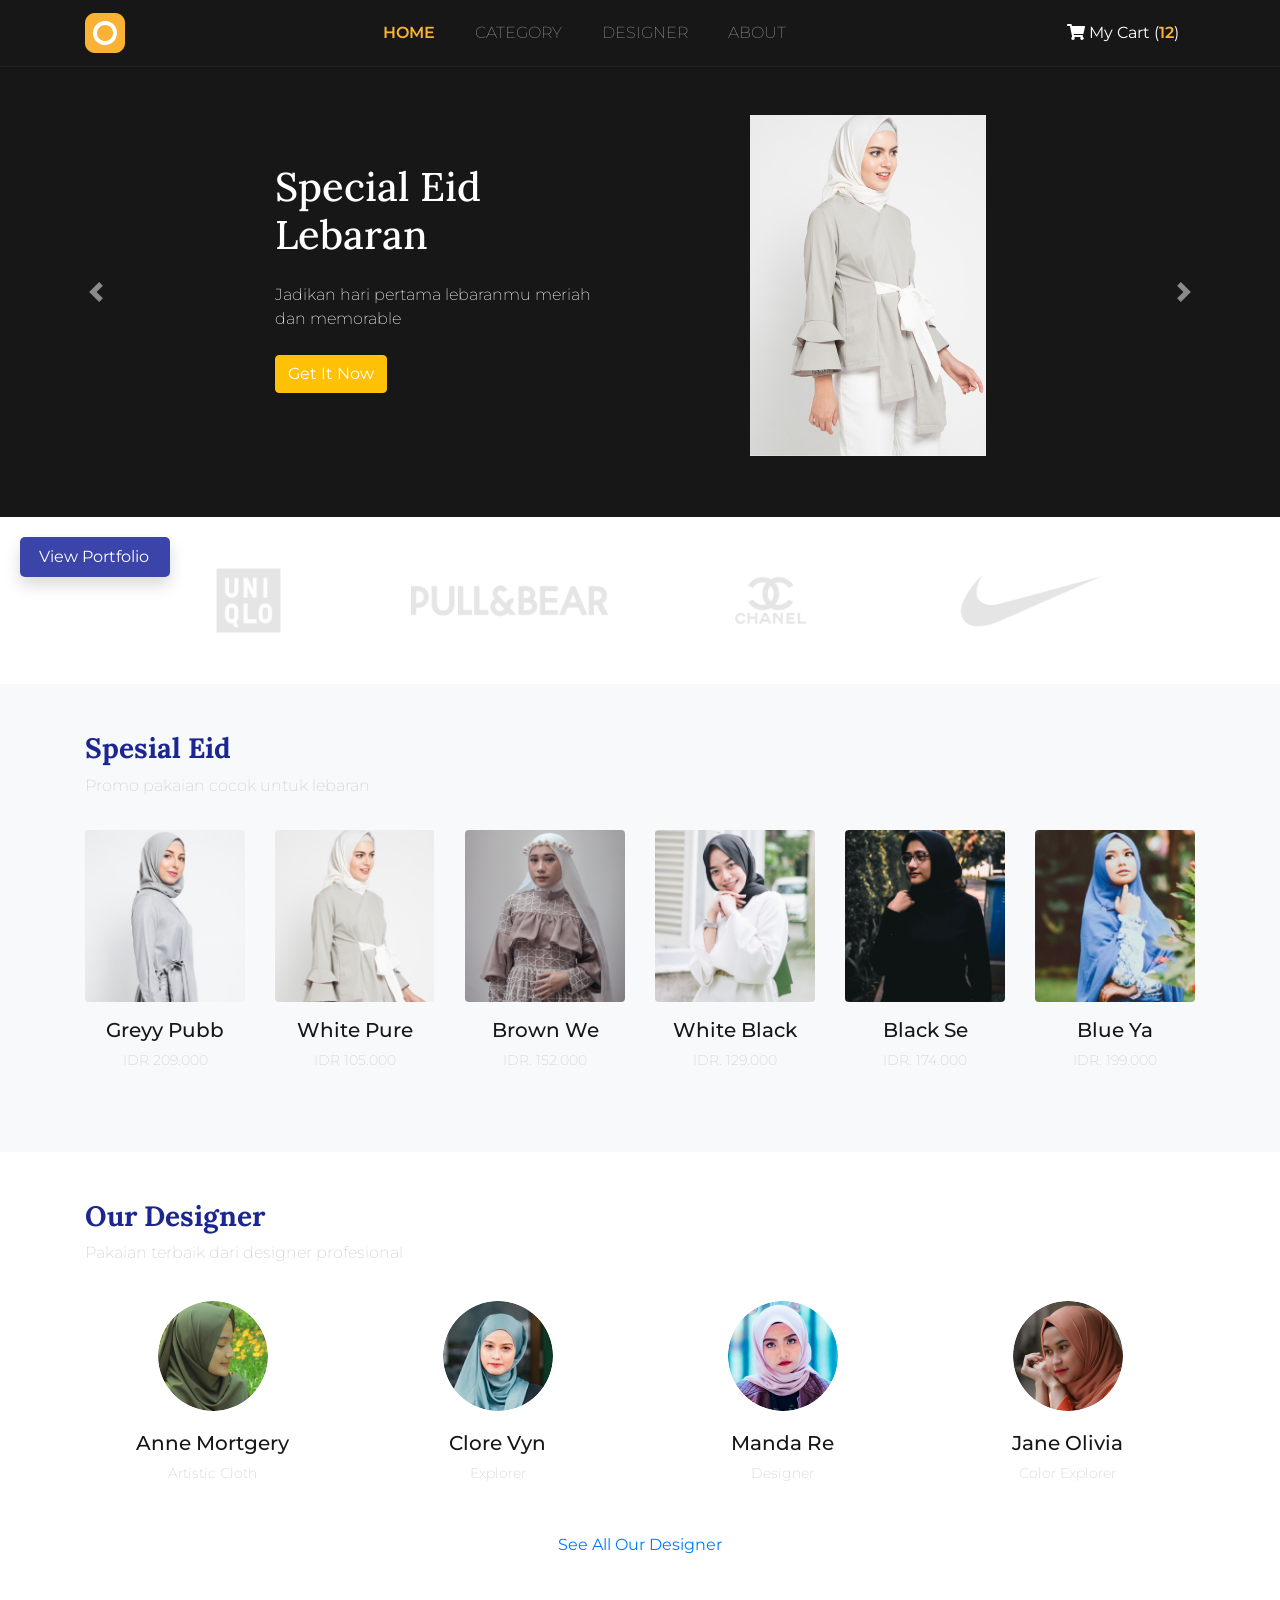
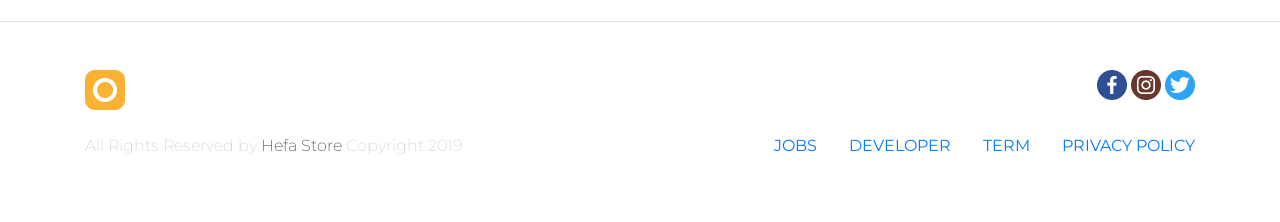
<file: index.html>
<!DOCTYPE html>
<html lang="en">
  <head>
    <!-- Required meta tags -->
    <meta charset="utf-8" />
    <meta name="viewport" content="width=device-width, initial-scale=1, shrink-to-fit=no" />

    <!-- Bootstrap CSS -->
    <link rel="stylesheet" href="css/bootstrap.css" />

    <!-- Font Awesome -->
    <link rel="stylesheet" href="css/all.css" />

    <!-- Google Fonts -->
    <link href="https://fonts.googleapis.com/css2?family=Lora:wght@400;700&family=Montserrat:wght@200;400;600&display=swap" rel="stylesheet" />

    <!-- Custom CSS -->
    <link rel="stylesheet" href="css/style.css" />

    <title>Hefa Store | ANH</title>
  </head>

  <body>
    <!-- Navbar -->
    <nav class="navbar navbar-expand-lg navbar-dark sticky-top">
      <div class="container">
        <a class="navbar-brand" href="#">
          <img src="img/logo_small.png" alt="" />
        </a>
        <button class="navbar-toggler" type="button" data-toggle="collapse" data-target="#navbarNav" aria-controls="navbarNav" aria-expanded="false" aria-label="Toggle navigation">
          <span class="navbar-toggler-icon"></span>
        </button>
        <div class="collapse navbar-collapse" id="navbarNav">
          <ul class="navbar-nav text-uppercase mx-auto">
            <li class="nav-item active">
              <a class="nav-link" href="index.html">Home <span class="sr-only">(current)</span></a>
            </li>
            <li class="nav-item">
              <a class="nav-link" href="category.html">Category</a>
            </li>
            <li class="nav-item">
              <a class="nav-link" href="#">Designer</a>
            </li>
            <li class="nav-item">
              <a class="nav-link" href="#">About</a>
            </li>
          </ul>
          <a href="cart.html" class="nav-link text-white"><i class="fas fa-shopping-cart"></i> My Cart (<span>12</span>)</a>
        </div>
      </div>
    </nav>
    <!-- Akhir Navbar -->

    <!-- Portfolio -->
    <div class="portfolio position-fixed shadow">
      <a href="https://alimnh.github.io/" class="d-flex align-items-center">View Portfolio</a>
    </div>

    <!-- Carousel -->
    <div id="carouselExampleControls" class="carousel slide" data-ride="carousel">
      <div class="carousel-inner">
        <div class="container">
          <div class="carousel-item active">
            <div class="row pt-5 justify-content-center">
              <div class="col-9 col-sm-4 col-md-6 col-lg-4">
                <h1 class="mb-4 mt-5">Special Eid Lebaran</h1>
                <p class="mb-4">Jadikan hari pertama lebaranmu meriah dan memorable</p>
                <a href="single.html" class="btn btn-warning text-white">Get It Now</a>
              </div>
              <div class="col-3 col-sm-6 col-md-4 col-lg-3 offset-1 d-none d-sm-block">
                <img src="img/slideshow/p1.png" alt="" />
              </div>
            </div>
          </div>
          <div class="carousel-item">
            <div class="row pt-5 justify-content-center">
              <div class="col-9 col-sm-4 col-md-6 col-lg-4">
                <h1 class="mb-4 mt-5">Special Eid Lebaran</h1>
                <p class="mb-4">Jadikan hari pertama lebaranmu meriah dan memorable</p>
                <a href="single.html" class="btn btn-warning text-white">Get It Now</a>
              </div>
              <div class="col-3 col-sm-6 col-md-4 col-lg-3 offset-1 d-none d-sm-block">
                <img src="img/slideshow/p2.png" alt="" />
              </div>
            </div>
          </div>
          <div class="carousel-item">
            <div class="row pt-5 justify-content-center">
              <div class="col-9 col-sm-4 col-md-6 col-lg-4">
                <h1 class="mb-4 mt-5">Special Eid Lebaran</h1>
                <p class="mb-4">Jadikan hari pertama lebaranmu meriah dan memorable</p>
                <a href="single.html" class="btn btn-warning text-white">Get It Now</a>
              </div>
              <div class="col-3 col-sm-6 col-md-4 col-lg-3 offset-1 d-none d-sm-block">
                <img src="img/slideshow/p3.png" alt="" />
              </div>
            </div>
          </div>
        </div>
      </div>
      <a class="carousel-control-prev" href="#carouselExampleControls" role="button" data-slide="prev">
        <span class="carousel-control-prev-icon" aria-hidden="true"></span>
        <span class="sr-only">Previous</span>
      </a>
      <a class="carousel-control-next" href="#carouselExampleControls" role="button" data-slide="next">
        <span class="carousel-control-next-icon" aria-hidden="true"></span>
        <span class="sr-only">Next</span>
      </a>
    </div>
    <!-- Akhir Carousel -->

    <!-- Brands -->
    <section class="brands">
      <div class="container">
        <div class="row p-5 text-center">
          <div class="col-md">
            <img src="img/brand/uniqlo.png" class="img-fluid" alt="" />
          </div>
          <div class="col-md">
            <img src="img/brand/pnb.png" class="img-fluid" alt="" />
          </div>
          <div class="col-md">
            <img src="img/brand/cc.png" class="img-fluid" alt="" />
          </div>
          <div class="col-md">
            <img src="img/brand/nike.png" class="img-fluid" alt="" />
          </div>
        </div>
      </div>
    </section>
    <!-- Akhir Brands -->

    <!-- Features -->
    <section class="features bg-light p-5">
      <div class="container">
        <div class="row mb-3">
          <div class="col">
            <h3>Spesial Eid</h3>
            <p>Promo pakaian cocok untuk lebaran</p>
          </div>
        </div>

        <div class="row">
          <div class="col-6 col-sm-4 col-md-3 col-lg-2">
            <figure class="figure text-center">
              <div class="figure-img kotak">
                <img src="img/feature/f1.png" class="figure-img img-fluid rounded" alt="..." />
                <a href="single.html" class="d-flex justify-content-center">
                  <img src="img/detail.png" alt="" class="align-self-center" />
                </a>
              </div>
              <figcaption class="figure-caption">
                <h5>Greyy Pubb</h5>
                <p>IDR 209.000</p>
              </figcaption>
            </figure>
          </div>

          <div class="col-6 col-sm-4 col-md-3 col-lg-2">
            <figure class="figure text-center">
              <div class="figure-img kotak">
                <img src="img/feature/f2.png" class="figure-img img-fluid rounded" alt="..." />
                <a href="single.html" class="d-flex justify-content-center">
                  <img src="img/detail.png" alt="" class="align-self-center" />
                </a>
              </div>
              <figcaption class="figure-caption">
                <h5>White Pure</h5>
                <p>IDR 105.000</p>
              </figcaption>
            </figure>
          </div>

          <div class="col-6 col-sm-4 col-md-3 col-lg-2">
            <figure class="figure text-center">
              <div class="figure-img kotak">
                <img src="img/feature/f3.png" class="figure-img img-fluid rounded" alt="..." />
                <a href="single.html" class="d-flex justify-content-center">
                  <img src="img/detail.png" alt="" class="align-self-center" />
                </a>
              </div>
              <figcaption class="figure-caption">
                <h5>Brown We</h5>
                <p>IDR. 152.000</p>
              </figcaption>
            </figure>
          </div>

          <div class="col-6 col-sm-4 col-md-3 col-lg-2">
            <figure class="figure text-center">
              <div class="figure-img kotak">
                <img src="img/feature/f4.png" class="figure-img img-fluid rounded" alt="..." />
                <a href="single.html" class="d-flex justify-content-center">
                  <img src="img/detail.png" alt="" class="align-self-center" />
                </a>
              </div>
              <figcaption class="figure-caption">
                <h5>White Black</h5>
                <p>IDR. 129.000</p>
              </figcaption>
            </figure>
          </div>

          <div class="col-6 col-sm-4 col-md-3 col-lg-2">
            <figure class="figure text-center">
              <div class="figure-img kotak">
                <img src="img/feature/f5.png" class="figure-img img-fluid rounded" alt="..." />
                <a href="single.html" class="d-flex justify-content-center">
                  <img src="img/detail.png" alt="" class="align-self-center" />
                </a>
              </div>
              <figcaption class="figure-caption">
                <h5>Black Se</h5>
                <p>IDR. 174.000</p>
              </figcaption>
            </figure>
          </div>

          <div class="col-6 col-sm-4 col-md-3 col-lg-2">
            <figure class="figure text-center">
              <div class="figure-img kotak">
                <img src="img/feature/f6.png" class="figure-img img-fluid rounded" alt="..." />
                <a href="single.html" class="d-flex justify-content-center">
                  <img src="img/detail.png" alt="" class="align-self-center" />
                </a>
              </div>
              <figcaption class="figure-caption">
                <h5>Blue Ya</h5>
                <p>IDR. 199.000</p>
              </figcaption>
            </figure>
          </div>
        </div>
      </div>
    </section>
    <!-- Akhir Features -->

    <!-- Designer -->
    <section class="designer p-5">
      <div class="container">
        <div class="row mb-3">
          <div class="col">
            <h3>Our Designer</h3>
            <p>Pakaian terbaik dari designer profesional</p>
          </div>
        </div>

        <div class="row">
          <div class="col-6 col-sm-3 text-center">
            <figure class="figure text-center">
              <div class="figure-img">
                <a href="">
                  <img src="img/designer/d1.png" class="figure-img img-fluid rounded-circle p-1 lingkar" alt="..." />
                </a>
              </div>
              <figcaption class="figure-caption">
                <h5>Anne Mortgery</h5>
                <p>Artistic Cloth</p>
              </figcaption>
            </figure>
          </div>

          <div class="col-6 col-sm-3 text-center">
            <figure class="figure text-center">
              <div class="figure-img">
                <a href="">
                  <img src="img/designer/d2.png" class="figure-img img-fluid rounded-circle p-1 lingkar" alt="..." />
                </a>
              </div>
              <figcaption class="figure-caption">
                <h5>Clore Vyn</h5>
                <p>Explorer</p>
              </figcaption>
            </figure>
          </div>

          <div class="col-6 col-sm-3 text-center">
            <figure class="figure text-center">
              <div class="figure-img">
                <a href="">
                  <img src="img/designer/d3.png" class="figure-img img-fluid rounded-circle p-1 lingkar" alt="..." />
                </a>
              </div>
              <figcaption class="figure-caption">
                <h5>Manda Re</h5>
                <p>Designer</p>
              </figcaption>
            </figure>
          </div>

          <div class="col-6 col-sm-3 text-center">
            <figure class="figure text-center">
              <div class="figure-img">
                <a href="">
                  <img src="img/designer/d4.png" class="figure-img img-fluid rounded-circle p-1 lingkar" alt="..." />
                </a>
              </div>
              <figcaption class="figure-caption">
                <h5>Jane Olivia</h5>
                <p>Color Explorer</p>
              </figcaption>
            </figure>
          </div>
        </div>

        <div class="row m-3">
          <div class="col text-center">
            <a href="">See All Our Designer</a>
          </div>
        </div>
      </div>
    </section>
    <!-- Akhir Designer -->

    <!-- Footer -->
    <footer class="border-top p-5">
      <div class="container">
        <div class="row justify-content-between">
          <div class="col-1">
            <a href="">
              <img src="img/logo_small.png" alt="" />
            </a>
          </div>
          <div class="col-7 text-right">
            <a href="">
              <img src="img/social/fb.png" alt="" />
            </a>
            <a href="">
              <img src="img/social/ig.png" alt="" />
            </a>
            <a href="">
              <img src="img/social/twit.png" alt="" />
            </a>
          </div>
        </div>

        <div class="row mt-3 justify-content-between">
          <div class="col-5 pt-2">
            <p>All Rights Reserved by <a href="" class="text-dark">Hefa Store</a> Copyright 2019</p>
          </div>

          <div class="col-5 pt-0 mt-0">
            <nav class="nav justify-content-end mt-0 pt-0">
              <a class="nav-link active" href="#">JOBS</a>
              <a class="nav-link" href="#">DEVELOPER</a>
              <a class="nav-link" href="#">TERM</a>
              <a class="nav-link pr-0" href="#">PRIVACY POLICY</a>
            </nav>
          </div>
        </div>
      </div>
    </footer>
    <!-- Akhir Footer -->

    <!-- Optional JavaScript; choose one of the two! -->

    <!-- Option 1: jQuery and Bootstrap Bundle (includes Popper) -->
    <script src="js/jquery-3.5.1.min.js"></script>
    <script src="js/popper.min.js"></script>
    <script src="js/bootstrap.js"></script>
    <script src="js/all.js"></script>
  </body>
</html>
</file>
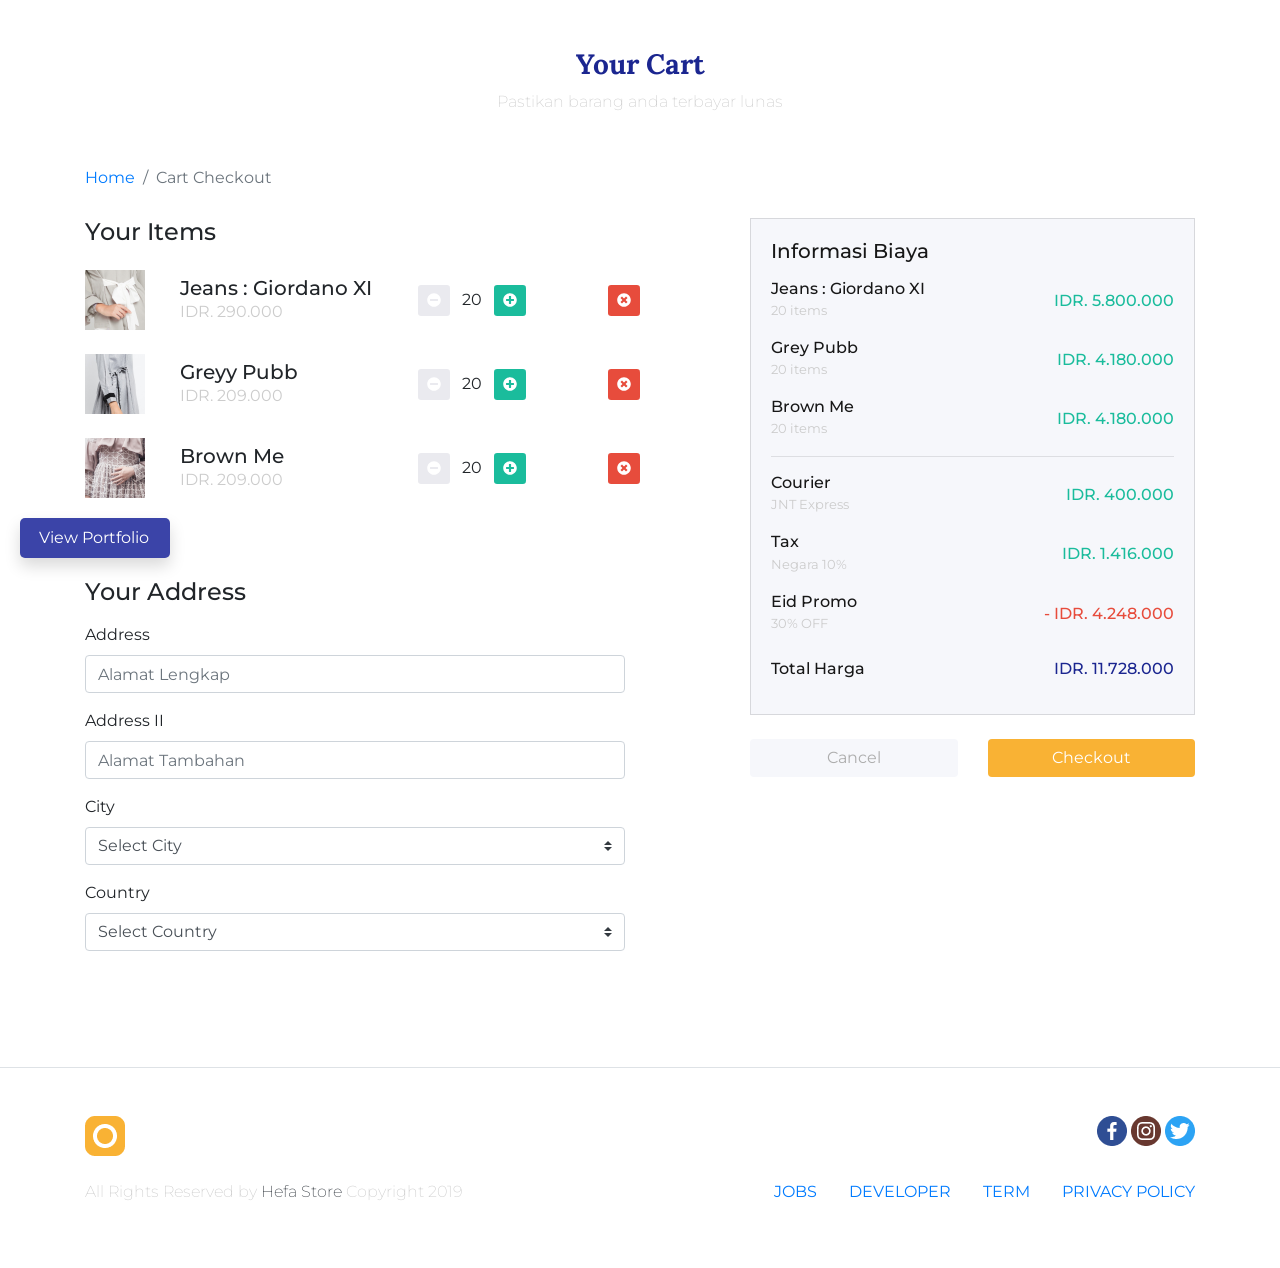
<file: cart.html>
<!DOCTYPE html>
<html lang="en">
  <head>
    <!-- Required meta tags -->
    <meta charset="utf-8" />
    <meta name="viewport" content="width=device-width, initial-scale=1, shrink-to-fit=no" />

    <!-- Bootstrap CSS -->
    <link rel="stylesheet" href="css/bootstrap.css" />

    <!-- Font Awesome -->
    <link rel="stylesheet" href="css/all.css" />

    <!-- Google Fonts -->
    <link href="https://fonts.googleapis.com/css2?family=Lora:wght@400;700&family=Montserrat:wght@200;400;600&display=swap" rel="stylesheet" />

    <!-- Custom CSS -->
    <link rel="stylesheet" href="css/style.css" />

    <title>Hefa Store | ANH</title>
  </head>

  <body>
    <!-- Portfolio -->
    <div class="portfolio position-fixed shadow">
      <a href="https://alimnh.github.io/" class="d-flex align-items-center">View Portfolio</a>
    </div>

    <div class="container cart-header">
      <div class="row mt-5 mb-3 text-center">
        <div class="col">
          <h3>Your Cart</h3>
          <p>Pastikan barang anda terbayar lunas</p>
        </div>
      </div>
    </div>

    <!-- Breadcrumb -->
    <div class="container mt-4">
      <nav>
        <ol class="breadcrumb bg-transparent pl-0">
          <li class="breadcrumb-item"><a href="index.html">Home</a></li>
          <li class="breadcrumb-item active" aria-current="page">Cart Checkout</li>
        </ol>
      </nav>
    </div>
    <!-- Akhir Breadcrumb -->

    <!-- Checkout -->
    <section class="checkout">
      <div class="container">
        <div class="row justify-content-between" style="margin-bottom: 100px">
          <div class="col-lg-6">
            <h4 class="mb-4">Your Items</h4>
            <div class="row mb-4 d-flex">
              <div class="col-2">
                <img src="img/cart/ci1.png" alt="" />
              </div>
              <div class="col-5 align-self-center">
                <h5 class="m-0">Jeans : Giordano XI</h5>
                <p class="m-0" style="color: #cccccc">IDR. 290.000</p>
              </div>
              <div class="col-4 align-self-center">
                <button class="btn btn-sm" style="background-color: #eaeaef; color: white">
                  <i class="fas fa-minus-circle"></i>
                </button>
                <span class="mx-2">20</span>
                <button class="btn btn-sm" style="background-color: #1abc9c; color: white">
                  <i class="fas fa-plus-circle"></i>
                </button>
              </div>
              <div class="col-1 align-self-center">
                <button class="btn btn-sm" style="background-color: #e74c3c; color: white">
                  <i class="fas fa-times-circle"></i>
                </button>
              </div>
            </div>

            <div class="row mb-4">
              <div class="col-2">
                <img src="img/cart/ci3.png" alt="" />
              </div>
              <div class="col-5 align-self-center">
                <h5 class="m-0">Greyy Pubb</h5>
                <p class="m-0" style="color: #cccccc">IDR. 209.000</p>
              </div>
              <div class="col-4 align-self-center">
                <button class="btn btn-sm" style="background-color: #eaeaef; color: white">
                  <i class="fas fa-minus-circle"></i>
                </button>
                <span class="mx-2">20</span>
                <button class="btn btn-sm" style="background-color: #1abc9c; color: white">
                  <i class="fas fa-plus-circle"></i>
                </button>
              </div>
              <div class="col-1 align-self-center">
                <button class="btn btn-sm" style="background-color: #e74c3c; color: white">
                  <i class="fas fa-times-circle"></i>
                </button>
              </div>
            </div>
            <div class="row mb-4">
              <div class="col-2">
                <img src="img/cart/ci2.png" alt="" />
              </div>
              <div class="col-5 align-self-center">
                <h5 class="m-0">Brown Me</h5>
                <p class="m-0" style="color: #cccccc">IDR. 209.000</p>
              </div>
              <div class="col-4 align-self-center">
                <button class="btn btn-sm" style="background-color: #eaeaef; color: white">
                  <i class="fas fa-minus-circle"></i>
                </button>
                <span class="mx-2">20</span>
                <button class="btn btn-sm" style="background-color: #1abc9c; color: white">
                  <i class="fas fa-plus-circle"></i>
                </button>
              </div>
              <div class="col-1 align-self-center">
                <button class="btn btn-sm" style="background-color: #e74c3c; color: white">
                  <i class="fas fa-times-circle"></i>
                </button>
              </div>
            </div>

            <h4 class="mb-3" style="margin-top: 80px">Your Address</h4>
            <form action="">
              <div class="form-group">
                <label for="address">Address</label>
                <input type="text" class="form-control" id="address" placeholder="Alamat Lengkap" />
              </div>
              <div class="form-group">
                <label for="addressii">Address II</label>
                <input type="text" class="form-control" id="addressii" placeholder="Alamat Tambahan" />
              </div>
              <div class="form-group">
                <label for="city">City</label>
                <select class="custom-select">
                  <option selected>Select City</option>
                  <option value="1">Jember</option>
                  <option value="2">Bondowoso</option>
                  <option value="3">Banyuwangi</option>
                </select>
              </div>
              <div class="form-group">
                <label for="country">Country</label>
                <select class="custom-select">
                  <option selected>Select Country</option>
                  <option value="1">Indonesia</option>
                  <option value="2">Singapura</option>
                  <option value="3">Malaysia</option>
                </select>
              </div>
            </form>
          </div>

          <div class="col-lg-5">
            <div class="card rounded-0 checkout-detail">
              <div class="card-body">
                <h5 class="card-title mb-3">Informasi Biaya</h5>
                <div class="row mb-3">
                  <div class="col">
                    <h6 class="m-0">Jeans : Giordano XI</h6>
                    <small style="color: #cccccc">20 items</small>
                  </div>
                  <div class="col d-flex justify-content-end">
                    <h6 class="m-0 align-self-center" style="color: #1abc9c">IDR. 5.800.000</h6>
                  </div>
                </div>

                <div class="row mb-3">
                  <div class="col">
                    <h6 class="m-0">Grey Pubb</h6>
                    <small style="color: #cccccc">20 items</small>
                  </div>
                  <div class="col d-flex justify-content-end">
                    <h6 class="m-0 align-self-center" style="color: #1abc9c">IDR. 4.180.000</h6>
                  </div>
                </div>

                <div class="row mb-3">
                  <div class="col">
                    <h6 class="m-0">Brown Me</h6>
                    <small style="color: #cccccc">20 items</small>
                  </div>
                  <div class="col d-flex justify-content-end">
                    <h6 class="m-0 align-self-center" style="color: #1abc9c">IDR. 4.180.000</h6>
                  </div>
                </div>

                <hr />

                <div class="row mb-3">
                  <div class="col">
                    <h6 class="m-0">Courier</h6>
                    <small style="color: #cccccc">JNT Express</small>
                  </div>
                  <div class="col d-flex justify-content-end">
                    <h6 class="m-0 align-self-center" style="color: #1abc9c">IDR. 400.000</h6>
                  </div>
                </div>

                <div class="row mb-3">
                  <div class="col">
                    <h6 class="m-0">Tax</h6>
                    <small style="color: #cccccc">Negara 10%</small>
                  </div>
                  <div class="col d-flex justify-content-end">
                    <h6 class="m-0 align-self-center" style="color: #1abc9c">IDR. 1.416.000</h6>
                  </div>
                </div>

                <div class="row mb-3">
                  <div class="col">
                    <h6 class="m-0">Eid Promo</h6>
                    <small style="color: #cccccc">30% OFF</small>
                  </div>
                  <div class="col d-flex justify-content-end">
                    <h6 class="m-0 align-self-center" style="color: #e74c3c">- IDR. 4.248.000</h6>
                  </div>
                </div>

                <div class="row mb-3 mt-4">
                  <div class="col">
                    <h6 class="m-0">Total Harga</h6>
                  </div>
                  <div class="col d-flex justify-content-end">
                    <h6 class="m-0 align-self-center" style="color: #1b2690">IDR. 11.728.000</h6>
                  </div>
                </div>
              </div>
            </div>

            <div class="row mt-4">
              <div class="col">
                <a href="single.html" class="btn btn-block" style="background-color: #f6f7fb; color: #adadad">Cancel</a>
              </div>
              <div class="col">
                <a href="success-checkout.html" class="btn btn-block" style="background-color: #f9b234; color: #fff">Checkout</a>
              </div>
            </div>
          </div>
        </div>
      </div>
    </section>
    <!-- Akhir Checkout -->

    <!-- Footer -->
    <footer class="border-top p-5">
      <div class="container">
        <div class="row justify-content-between">
          <div class="col-1">
            <a href="">
              <img src="img/logo_small.png" alt="" />
            </a>
          </div>
          <div class="col-7 text-right">
            <a href="">
              <img src="img/social/fb.png" alt="" />
            </a>
            <a href="">
              <img src="img/social/ig.png" alt="" />
            </a>
            <a href="">
              <img src="img/social/twit.png" alt="" />
            </a>
          </div>
        </div>

        <div class="row mt-3 justify-content-between">
          <div class="col-5 pt-2">
            <p>All Rights Reserved by <a href="" class="text-dark">Hefa Store</a> Copyright 2019</p>
          </div>

          <div class="col-5 pt-0 mt-0">
            <nav class="nav justify-content-end mt-0 pt-0">
              <a class="nav-link active" href="#">JOBS</a>
              <a class="nav-link" href="#">DEVELOPER</a>
              <a class="nav-link" href="#">TERM</a>
              <a class="nav-link pr-0" href="#">PRIVACY POLICY</a>
            </nav>
          </div>
        </div>
      </div>
    </footer>
    <!-- Akhir Footer -->

    <!-- Optional JavaScript; choose one of the two! -->

    <!-- Option 1: jQuery and Bootstrap Bundle (includes Popper) -->
    <script src="js/jquery-3.5.1.min.js"></script>
    <script src="js/popper.min.js"></script>
    <script src="js/bootstrap.js"></script>
    <script src="js/all.js"></script>
    <script src="js/script.js"></script>
  </body>
</html>
</file>
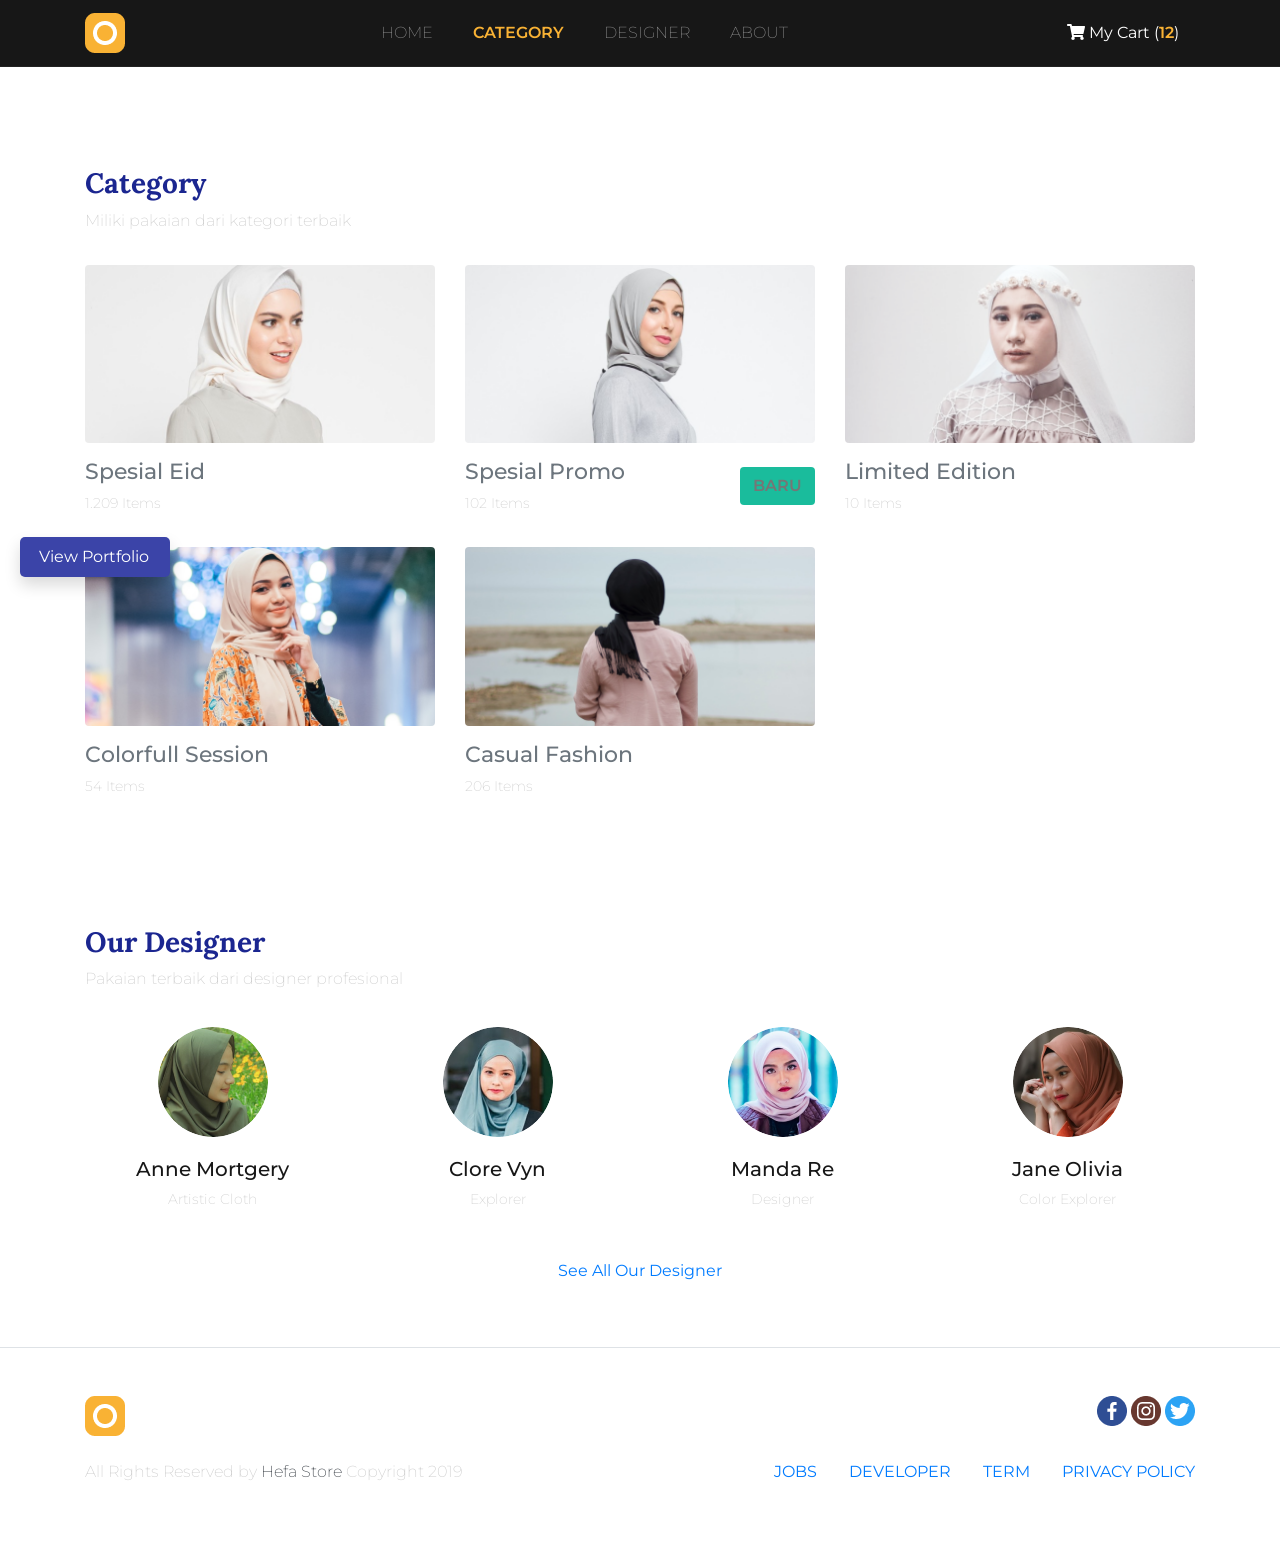
<file: category.html>
<!DOCTYPE html>
<html lang="en">
  <head>
    <!-- Required meta tags -->
    <meta charset="utf-8" />
    <meta name="viewport" content="width=device-width, initial-scale=1, shrink-to-fit=no" />

    <!-- Bootstrap CSS -->
    <link rel="stylesheet" href="css/bootstrap.css" />

    <!-- Font Awesome -->
    <link rel="stylesheet" href="css/all.css" />

    <!-- Google Fonts -->
    <link href="https://fonts.googleapis.com/css2?family=Lora:wght@400;700&family=Montserrat:wght@200;400;600&display=swap" rel="stylesheet" />

    <!-- Custom CSS -->
    <link rel="stylesheet" href="css/style.css" />

    <title>Hefa Store | ANH</title>
  </head>

  <body>
    <!-- Navbar -->
    <nav class="navbar navbar-expand-lg navbar-dark sticky-top">
      <div class="container">
        <a class="navbar-brand" href="#">
          <img src="img/logo_small.png" alt="" />
        </a>
        <button class="navbar-toggler" type="button" data-toggle="collapse" data-target="#navbarNav" aria-controls="navbarNav" aria-expanded="false" aria-label="Toggle navigation">
          <span class="navbar-toggler-icon"></span>
        </button>
        <div class="collapse navbar-collapse" id="navbarNav">
          <ul class="navbar-nav text-uppercase mx-auto">
            <li class="nav-item">
              <a class="nav-link" href="index.html">Home <span class="sr-only">(current)</span></a>
            </li>
            <li class="nav-item active">
              <a class="nav-link" href="category.html">Category</a>
            </li>
            <li class="nav-item">
              <a class="nav-link" href="#">Designer</a>
            </li>
            <li class="nav-item">
              <a class="nav-link" href="#">About</a>
            </li>
          </ul>
          <a href="cart.html" class="nav-link text-white"><i class="fas fa-shopping-cart"></i> My Cart (<span>12</span>)</a>
        </div>
      </div>
    </nav>
    <!-- Akhir Navbar -->

    <!-- Portfolio -->
    <div class="portfolio position-fixed shadow">
      <a href="https://alimnh.github.io/" class="d-flex align-items-center">View Portfolio</a>
    </div>

    <!-- Category -->
    <section class="category">
      <div class="container">
        <div class="row mb-3">
          <div class="col">
            <h3>Category</h3>
            <p>Miliki pakaian dari kategori terbaik</p>
          </div>
        </div>

        <div class="row">
          <div class="col-md-4 col-sm-6">
            <figure class="figure">
              <div class="figure-img kotak">
                <img src="img/category/cb1.png" class="figure-img img-fluid rounded" alt="..." />
                <a href="" class="d-flex justify-content-center">
                  <img src="img/detail.png" alt="" class="align-self-center" />
                </a>
              </div>
              <figcaption class="figure-caption">
                <div class="row">
                  <div class="col">
                    <h4 style="font-size: 22px">Spesial Eid</h4>
                    <p>1.209 Items</p>
                  </div>
                </div>
              </figcaption>
            </figure>
          </div>

          <div class="col-md-4 col-sm-6">
            <figure class="figure">
              <div class="figure-img kotak">
                <img src="img/category/cb2.png" class="figure-img img-fluid rounded" alt="..." />
                <a href="" class="d-flex justify-content-center">
                  <img src="img/detail.png" alt="" class="align-self-center" />
                </a>
              </div>
              <figcaption class="figure-caption">
                <div class="row">
                  <div class="col">
                    <button class="btn float-right mt-2" style="background-color: #1abc9c; color: #767676; font-weight: 600">BARU</button>
                    <h4 style="font-size: 22px">Spesial Promo</h4>
                    <p>102 Items</p>
                  </div>
                </div>
              </figcaption>
            </figure>
          </div>

          <div class="col-md-4 col-sm-6">
            <figure class="figure">
              <div class="figure-img kotak">
                <img src="img/category/cb3.png" class="figure-img img-fluid rounded" alt="..." />
                <a href="" class="d-flex justify-content-center">
                  <img src="img/detail.png" alt="" class="align-self-center" />
                </a>
              </div>
              <figcaption class="figure-caption">
                <div class="row">
                  <div class="col">
                    <h4 style="font-size: 22px">Limited Edition</h4>
                    <p>10 Items</p>
                  </div>
                </div>
              </figcaption>
            </figure>
          </div>

          <div class="col-md-4 col-sm-6">
            <figure class="figure">
              <div class="figure-img kotak">
                <img src="img/category/cb4.png" class="figure-img img-fluid rounded" alt="..." />
                <a href="" class="d-flex justify-content-center">
                  <img src="img/detail.png" alt="" class="align-self-center" />
                </a>
              </div>
              <figcaption class="figure-caption">
                <div class="row">
                  <div class="col">
                    <h4 style="font-size: 22px">Colorfull Session</h4>
                    <p>54 Items</p>
                  </div>
                </div>
              </figcaption>
            </figure>
          </div>

          <div class="col-md-4 col-sm-6">
            <figure class="figure">
              <div class="figure-img kotak">
                <img src="img/category/cb5.png" class="figure-img img-fluid rounded" alt="..." />
                <a href="" class="d-flex justify-content-center">
                  <img src="img/detail.png" alt="" class="align-self-center" />
                </a>
              </div>
              <figcaption class="figure-caption">
                <div class="row">
                  <div class="col">
                    <h4 style="font-size: 22px">Casual Fashion</h4>
                    <p>206 Items</p>
                  </div>
                </div>
              </figcaption>
            </figure>
          </div>
        </div>
      </div>
    </section>
    <!-- Akhir Category -->

    <!-- Designer -->
    <section class="designer p-5 mt-5">
      <div class="container">
        <div class="row mb-3">
          <div class="col">
            <h3>Our Designer</h3>
            <p>Pakaian terbaik dari designer profesional</p>
          </div>
        </div>

        <div class="row">
          <div class="col-6 col-sm-3 text-center">
            <figure class="figure text-center">
              <div class="figure-img">
                <a href="">
                  <img src="img/designer/d1.png" class="figure-img img-fluid rounded-circle p-1 lingkar" alt="..." />
                </a>
              </div>
              <figcaption class="figure-caption">
                <h5>Anne Mortgery</h5>
                <p>Artistic Cloth</p>
              </figcaption>
            </figure>
          </div>

          <div class="col-6 col-sm-3 text-center">
            <figure class="figure text-center">
              <div class="figure-img">
                <a href="">
                  <img src="img/designer/d2.png" class="figure-img img-fluid rounded-circle p-1 lingkar" alt="..." />
                </a>
              </div>
              <figcaption class="figure-caption">
                <h5>Clore Vyn</h5>
                <p>Explorer</p>
              </figcaption>
            </figure>
          </div>

          <div class="col-6 col-sm-3 text-center">
            <figure class="figure text-center">
              <div class="figure-img">
                <a href="">
                  <img src="img/designer/d3.png" class="figure-img img-fluid rounded-circle p-1 lingkar" alt="..." />
                </a>
              </div>
              <figcaption class="figure-caption">
                <h5>Manda Re</h5>
                <p>Designer</p>
              </figcaption>
            </figure>
          </div>

          <div class="col-6 col-sm-3 text-center">
            <figure class="figure text-center">
              <div class="figure-img">
                <a href="">
                  <img src="img/designer/d4.png" class="figure-img img-fluid rounded-circle p-1 lingkar" alt="..." />
                </a>
              </div>
              <figcaption class="figure-caption">
                <h5>Jane Olivia</h5>
                <p>Color Explorer</p>
              </figcaption>
            </figure>
          </div>
        </div>

        <div class="row m-3">
          <div class="col text-center">
            <a href="">See All Our Designer</a>
          </div>
        </div>
      </div>
    </section>
    <!-- Akhir Designer -->

    <!-- Footer -->
    <footer class="border-top p-5">
      <div class="container">
        <div class="row justify-content-between">
          <div class="col-1">
            <a href="">
              <img src="img/logo_small.png" alt="" />
            </a>
          </div>
          <div class="col-7 text-right">
            <a href="">
              <img src="img/social/fb.png" alt="" />
            </a>
            <a href="">
              <img src="img/social/ig.png" alt="" />
            </a>
            <a href="">
              <img src="img/social/twit.png" alt="" />
            </a>
          </div>
        </div>

        <div class="row mt-3 justify-content-between">
          <div class="col-5 pt-2">
            <p>All Rights Reserved by <a href="" class="text-dark">Hefa Store</a> Copyright 2019</p>
          </div>

          <div class="col-5 pt-0 mt-0">
            <nav class="nav justify-content-end mt-0 pt-0">
              <a class="nav-link active" href="#">JOBS</a>
              <a class="nav-link" href="#">DEVELOPER</a>
              <a class="nav-link" href="#">TERM</a>
              <a class="nav-link pr-0" href="#">PRIVACY POLICY</a>
            </nav>
          </div>
        </div>
      </div>
    </footer>
    <!-- Akhir Footer -->

    <!-- Optional JavaScript; choose one of the two! -->

    <!-- Option 1: jQuery and Bootstrap Bundle (includes Popper) -->
    <script src="js/jquery-3.5.1.min.js"></script>
    <script src="js/popper.min.js"></script>
    <script src="js/bootstrap.js"></script>
    <script src="js/all.js"></script>
    <script src="js/script.js"></script>
  </body>
</html>
</file>
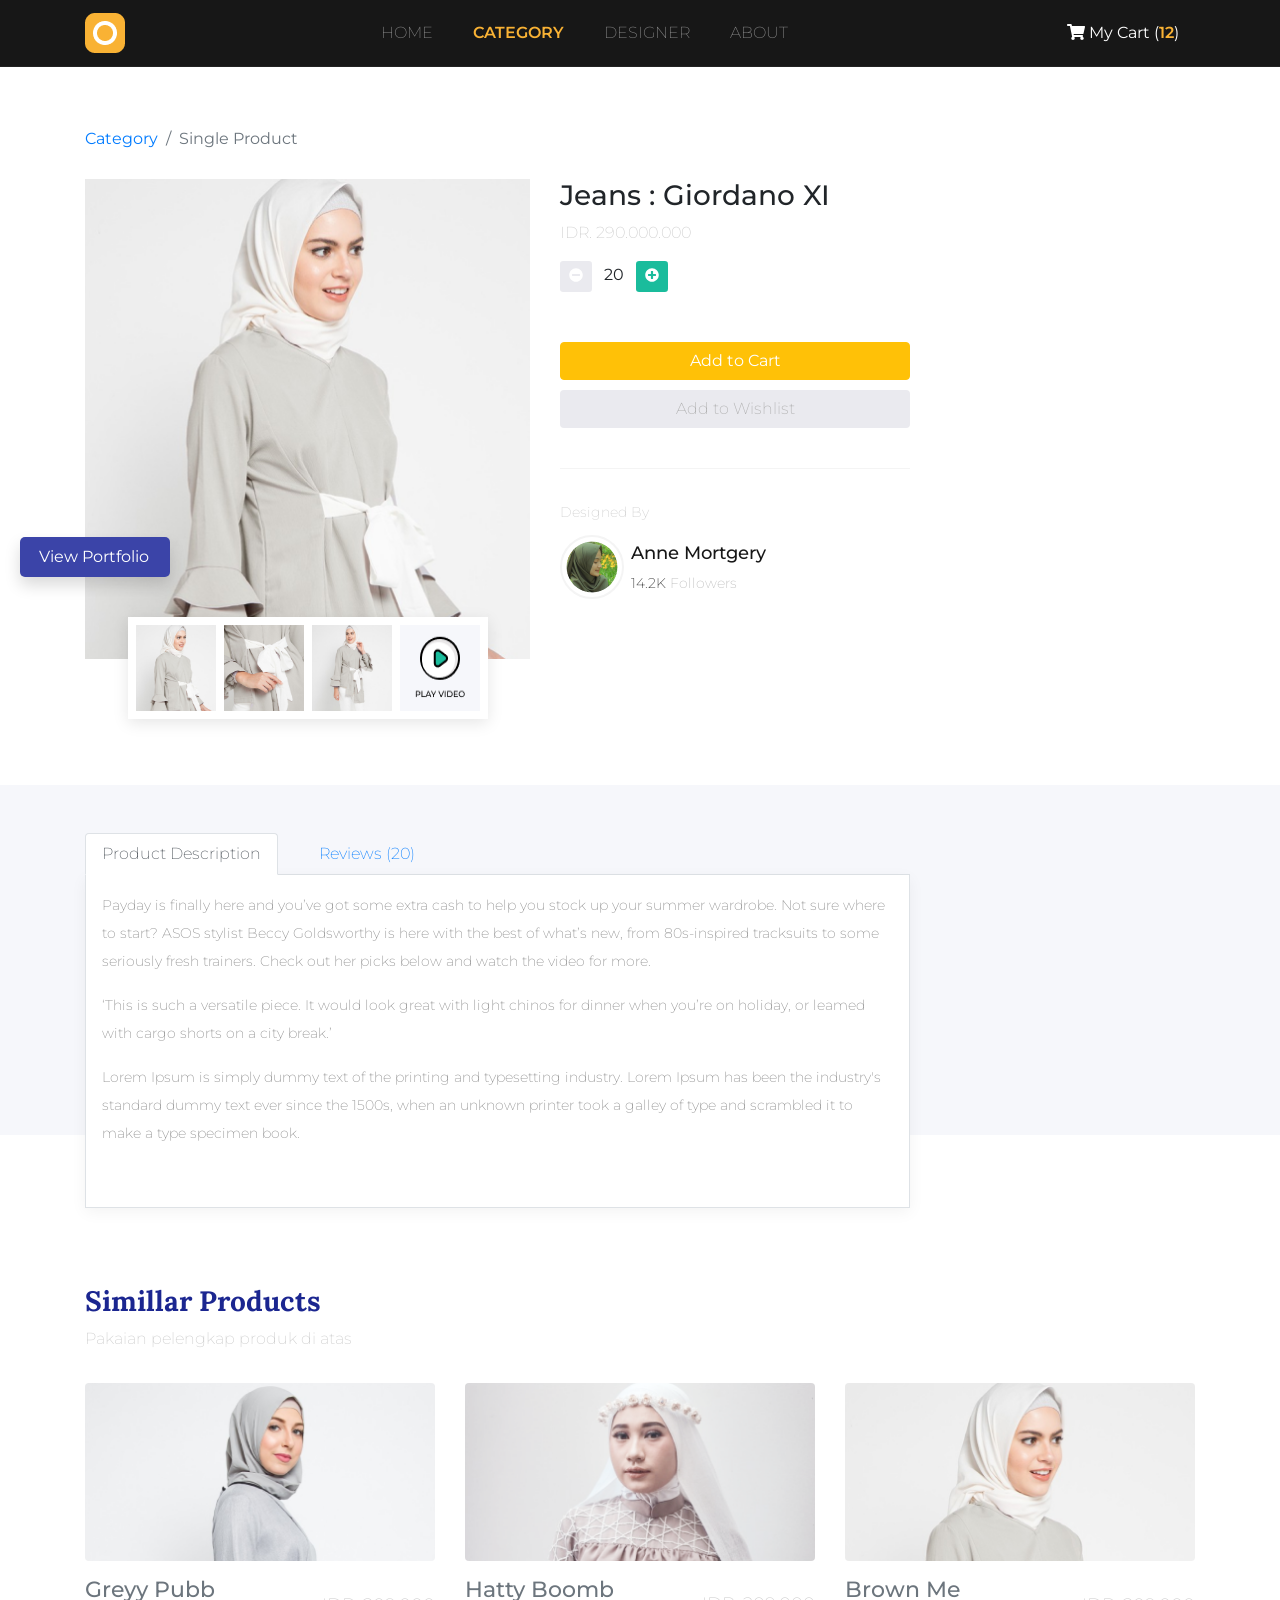
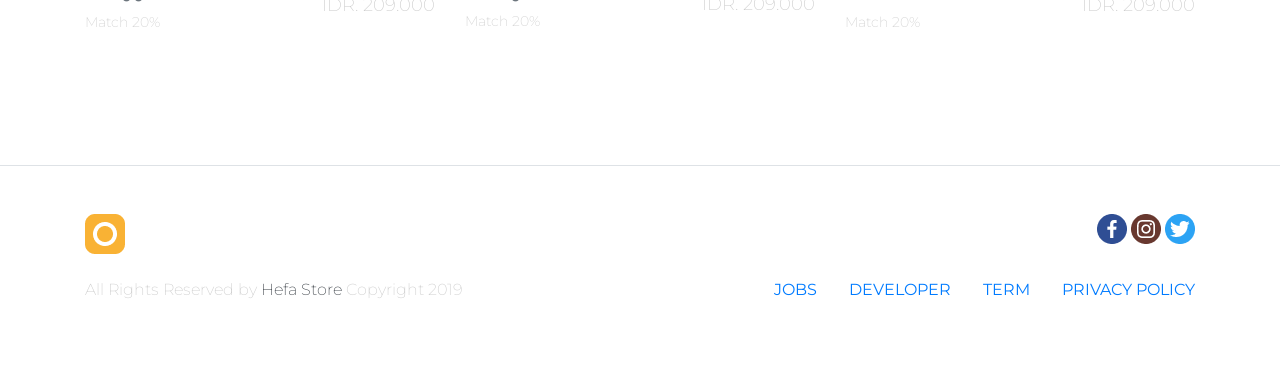
<file: single.html>
<!doctype html>
<html lang="en">
<head>
    <!-- Required meta tags -->
    <meta charset="utf-8">
    <meta name="viewport" content="width=device-width, initial-scale=1, shrink-to-fit=no">

    <!-- Bootstrap CSS -->
    <link rel="stylesheet" href="css/bootstrap.css" >

    <!-- Font Awesome -->
    <link rel="stylesheet" href="css/all.css">

    <!-- Google Fonts -->
    <link href="https://fonts.googleapis.com/css2?family=Lora:wght@400;700&family=Montserrat:wght@200;400;600&display=swap" rel="stylesheet">

    <!-- Custom CSS -->
    <link rel="stylesheet" href="css/style.css">

    <title>Hefa Store | ANH</title>
  </head>

  <body>
    
    <!-- Navbar -->
    <nav class="navbar navbar-expand-lg navbar-dark sticky-top">
      <div class="container">
        <a class="navbar-brand" href="#">
          <img src="img/logo_small.png" alt="">
        </a>
        <button class="navbar-toggler" type="button" data-toggle="collapse" data-target="#navbarNav" aria-controls="navbarNav" aria-expanded="false" aria-label="Toggle navigation">
          <span class="navbar-toggler-icon"></span>
        </button>
        <div class="collapse navbar-collapse" id="navbarNav">
          <ul class="navbar-nav text-uppercase mx-auto">
            <li class="nav-item">
              <a class="nav-link" href="index.html">Home <span class="sr-only">(current)</span></a>
            </li>
            <li class="nav-item active">
              <a class="nav-link" href="category.html">Category</a>
            </li>
            <li class="nav-item">
              <a class="nav-link" href="#">Designer</a>
            </li>
            <li class="nav-item">
              <a class="nav-link" href="#">About</a>
            </li>
          </ul>
          <a href="cart.html" class="nav-link text-white"><i class="fas fa-shopping-cart"></i> My Cart (<span>12</span>)</a>
        </div>
      </div>
    </nav>
    <!-- Akhir Navbar -->

    <!-- Portfolio -->
    <div class="portfolio position-fixed shadow">
      <a href="https://alimnh.github.io/" class="d-flex align-items-center">View Portfolio</a>
    </div>

    <!-- Breadcrumb -->
    <div class="container mt-5">
      <nav>
        <ol class="breadcrumb bg-transparent pl-0">
          <li class="breadcrumb-item"><a href="#">Category</a></li>
          <li class="breadcrumb-item active" aria-current="page">Single Product</li>
        </ol>
      </nav>
    </div>
    <!-- Akhir Breadcrumb -->



    <!-- Single Product -->
    <section class="single-product">
      <div class="container">
        <div class="row">
          <div class="col-lg-5">
            <figure class="figure">
              <img src="img/single/s1.png" class="figure-img img-fluid jumbopict" alt="...">
              <figcaption class="figure-caption product-figure-container d-flex justify-content-between thumbnailpict">
                  <img src="img/single/thumb/tb1.png" class="thumbpict" alt="">
                  <img src="img/single/thumb/tb2.png" class="thumbpict" alt="">
                  <img src="img/single/thumb/tb3.png" class="thumbpict" alt="">
                  <img src="img/single/thumb/play_video.png" alt="">
              </figcaption>
            </figure>
          </div>

          <div class="col-lg-4">
            <h3>Jeans : Giordano XI</h3>
            <p>IDR. 290.000.000</p>
            <button class="btn btn-sm" style="background-color: #EAEAEF; color: white;">
              <i class="fas fa-minus-circle"></i>
            </button>
            <span class="mx-2">20</span>
            <button class="btn btn-sm" style="background-color: #1ABC9C; color: white;">
              <i class="fas fa-plus-circle"></i>
            </button>

            <div class="btn-product">
              <a href="cart.html" class="btn btn-warning text-white">Add to Cart</a>
              <a href="" class="btn" style="background-color: #EAEAEF; color: #ADADAD; font-weight: 200;">Add to Wishlist</a>
            </div>

            <div class="designed-by">
              <h5>Designed By</h5>
              <div class="row">
                <div class="col-2">
                  <img src="img/single/designer/sd1.png" class="rounded-circle lingkarsingle p-1" alt="">
                </div>
                <div class="col ml-2 mt-2">
                  <h4>Anne Mortgery</h4>
                  <p>14.2K <span>Followers</span></p>
                </div>
              </div>
            </div>

          </div>
        </div>
      </div>
    </section>
    <!-- Akhir Single Product -->



    <!-- Product Description and Review -->
    <section class="product-description p-5">
      <div class="container">
        <div class="row">
          <div class="col-lg-9">
            <ul class="nav nav-tabs" id="myTab" role="tablist">
              <li class="nav-item" role="presentation">
                <a class="nav-link active" id="description-tab" data-toggle="tab" href="#description" role="tab" aria-controls="description" aria-selected="true">Product Description</a>
              </li>
              <li class="nav-item" role="presentation">
                <a class="nav-link" id="review-tab" data-toggle="tab" href="#review" role="tab" aria-controls="review" aria-selected="false">Reviews (20)</a>
              </li>
            </ul>
            <div class="tab-content p-3" id="myTabContent">
              <div class="tab-pane fade show active product-review" id="description" role="tabpanel" aria-labelledby="description-tab">
                <p>Payday is finally here and you’ve got some extra cash to help you stock up your summer
                  wardrobe. Not sure where to start? ASOS stylist Beccy Goldsworthy is here with the best of 
                  what’s new, from 80s-inspired tracksuits  to some seriously fresh trainers. Check out her 
                  picks below and watch the video for more.</p>
                <p>‘This is such a versatile piece. It would look great with light chinos for dinner when you’re on
                  holiday, or leamed with cargo shorts on a city break.’</p>
                <p>Lorem Ipsum is simply dummy text of the printing and typesetting industry. Lorem Ipsum 
                  has been the industry's standard dummy text ever since the 1500s, when an unknown
                  printer took a galley of type and scrambled it to make a type specimen book.</p>
              </div>

              <div class="tab-pane fade product-review" id="review" role="tabpanel" aria-labelledby="review-tab">
                <div class="row">
                  <div class="col-1 d-none d-md-block">
                    <img src="img/single/review/sr1.png" class="rounded-circle lingkar-review p-1" alt="">
                  </div>
                  <div class="col">
                    <h5>Green Gi</h5>
                    <p>Produknya bagus dan bahannya juga rapi cocok untuk kulit</p>
                  </div>
                </div>

                <div class="row">
                  <div class="col-1 d-none d-md-block">
                    <img src="img/single/review/sr2.png" class="rounded-circle lingkar-review p-1" alt="">
                  </div>
                  <div class="col">
                    <h5>Lanna Lu</h5>
                    <p>Bajunya tidak membuat jadi panas karena rasanya adem</p>
                  </div>
                </div>

                <div class="row">
                  <div class="col-1 d-none d-md-block">
                    <img src="img/single/review/sr3.png" class="rounded-circle lingkar-review p-1" alt="">
                  </div>
                  <div class="col">
                    <h5>Blue Kani</h5>
                    <p>Bagus dan bahannya juga enak cocok untuk kulit</p>
                  </div>
                </div>

                <div class="row">
                  <div class="col-1 d-none d-md-block">
                    <img src="img/single/review/sr4.png" class="rounded-circle lingkar-review p-1" alt="">
                  </div>
                  <div class="col">
                    <h5>Browny Aet</h5>
                    <p>Produknya nyaman dipake recomended sekali</p>
                  </div>
                </div>

                <div class="row">
                  <div class="col-1 d-none d-md-block">
                    <img src="img/single/review/sr1.png" class="rounded-circle lingkar-review p-1" alt="">
                  </div>
                  <div class="col">
                    <h5>Green Gi</h5>
                    <p>Produknya bagus dan bahannya juga rapi cocok untuk kulit</p>
                  </div>
                </div>

                <div class="row">
                  <div class="col-1 d-none d-md-block">
                    <img src="img/single/review/sr2.png" class="rounded-circle lingkar-review p-1" alt="">
                  </div>
                  <div class="col">
                    <h5>Lanna Lu</h5>
                    <p>Bajunya tidak membuat jadi panas karena rasanya adem</p>
                  </div>
                </div>

                <div class="row">
                  <div class="col-1 d-none d-md-block">
                    <img src="img/single/review/sr3.png" class="rounded-circle lingkar-review p-1" alt="">
                  </div>
                  <div class="col">
                    <h5>Blue Kani</h5>
                    <p>Bagus dan bahannya juga enak cocok untuk kulit</p>
                  </div>
                </div>

                <div class="row">
                  <div class="col-1 d-none d-md-block">
                    <img src="img/single/review/sr4.png" class="rounded-circle lingkar-review p-1" alt="">
                  </div>
                  <div class="col">
                    <h5>Browny Aet</h5>
                    <p>Produknya nyaman dipake recomended sekali</p>
                  </div>
                </div>
              </div>
            </div>
          </div>
        </div>
      </div>
    </section>
    <!-- Akhir Product Description and Review -->



    <!-- Simillar Product -->
    <section class="simillar-product">
      <div class="container">
        <div class="row mb-3">
          <div class="col">
            <h3>Simillar Products</h3>
            <p>Pakaian pelengkap produk di atas</p>
          </div>
        </div>

        <div class="row">
          <div class="col-sm-4">
            <figure class="figure">
              <div class="figure-img kotak">
                <img src="img/single/simillar/ss1.png" class="figure-img img-fluid rounded" alt="...">
                <a href="" class="d-flex justify-content-center">
                  <img src="img/detail.png" alt="" class="align-self-center">
                </a>
              </div>
              <figcaption class="figure-caption">
                <div class="row">
                  <div class="col">
                    <h4 style="font-size: 22px;">Greyy Pubb</h4>
                    <p>Match 20%</p>
                  </div>
                  <div class="col align-items-center d-flex justify-content-end">
                    <p style="font-size: 18px;">IDR. 209.000</p>
                  </div>
                </div>
              </figcaption>
            </figure>
          </div>

          <div class="col-sm-4">
            <figure class="figure">
              <div class="figure-img kotak">
                <img src="img/single/simillar/ss2.png" class="figure-img img-fluid rounded" alt="...">
                <a href="" class="d-flex justify-content-center">
                  <img src="img/detail.png" alt="" class="align-self-center">
                </a>
              </div>
              <figcaption class="figure-caption">
                <div class="row">
                  <div class="col">
                    <h4 style="font-size: 22px;">Hatty Boomb</h4>
                    <p>Match 20%</p>
                  </div>
                  <div class="col align-items-center d-flex justify-content-end">
                    <p style="font-size: 18px;">IDR. 209.000</p>
                  </div>
                </div>
              </figcaption>
            </figure>
          </div>

          <div class="col-sm-4">
            <figure class="figure">
              <div class="figure-img kotak">
                <img src="img/single/simillar/ss3.png" class="figure-img img-fluid rounded" alt="...">
                <a href="" class="d-flex justify-content-center">
                  <img src="img/detail.png" alt="" class="align-self-center">
                </a>
              </div>
              <figcaption class="figure-caption">
                <div class="row">
                  <div class="col">
                    <h4 style="font-size: 22px;">Brown Me</h4>
                    <p>Match 20%</p>
                  </div>
                  <div class="col align-items-center d-flex justify-content-end">
                    <p style="font-size: 18px;">IDR. 209.000</p>
                  </div>
                </div>
              </figcaption>
            </figure>
          </div>
        </div>
      </div>
    </section>
    <!-- Akhir Simillar Product -->

    <!-- Footer -->
    <footer  class="border-top p-5">
      <div class="container">
        <div class="row justify-content-between">
          <div class="col-1">
            <a href="">
              <img src="img/logo_small.png" alt="">
            </a>
          </div>
          <div class="col-7 text-right">
            <a href="">
              <img src="img/social/fb.png" alt="">
            </a>
            <a href="">
              <img src="img/social/ig.png" alt="">
            </a>
            <a href="">
              <img src="img/social/twit.png" alt="">
            </a>
          </div>
        </div>

        <div class="row mt-3 justify-content-between">
          <div class="col-5 pt-2">
            <p>All Rights Reserved by <a href="" class="text-dark">Hefa Store</a> Copyright 2019</p>
          </div>

          <div class="col-5 pt-0 mt-0">
            <nav class="nav justify-content-end mt-0 pt-0">
              <a class="nav-link active" href="#">JOBS</a>
              <a class="nav-link" href="#">DEVELOPER</a>
              <a class="nav-link" href="#">TERM</a>
              <a class="nav-link pr-0" href="#">PRIVACY POLICY</a>
            </nav>
          </div>
        </div>
      </div>
    </footer>
    <!-- Akhir Footer -->


    <!-- Optional JavaScript; choose one of the two! -->

    <!-- Option 1: jQuery and Bootstrap Bundle (includes Popper) -->
    <script src="js/jquery-3.5.1.min.js"></script>
    <script src="js/popper.min.js"></script>
    <script src="js/bootstrap.js"></script>
    <script src="js/all.js"></script>
    <script src="js/script.js"></script>

  </body>

</html>
</file>
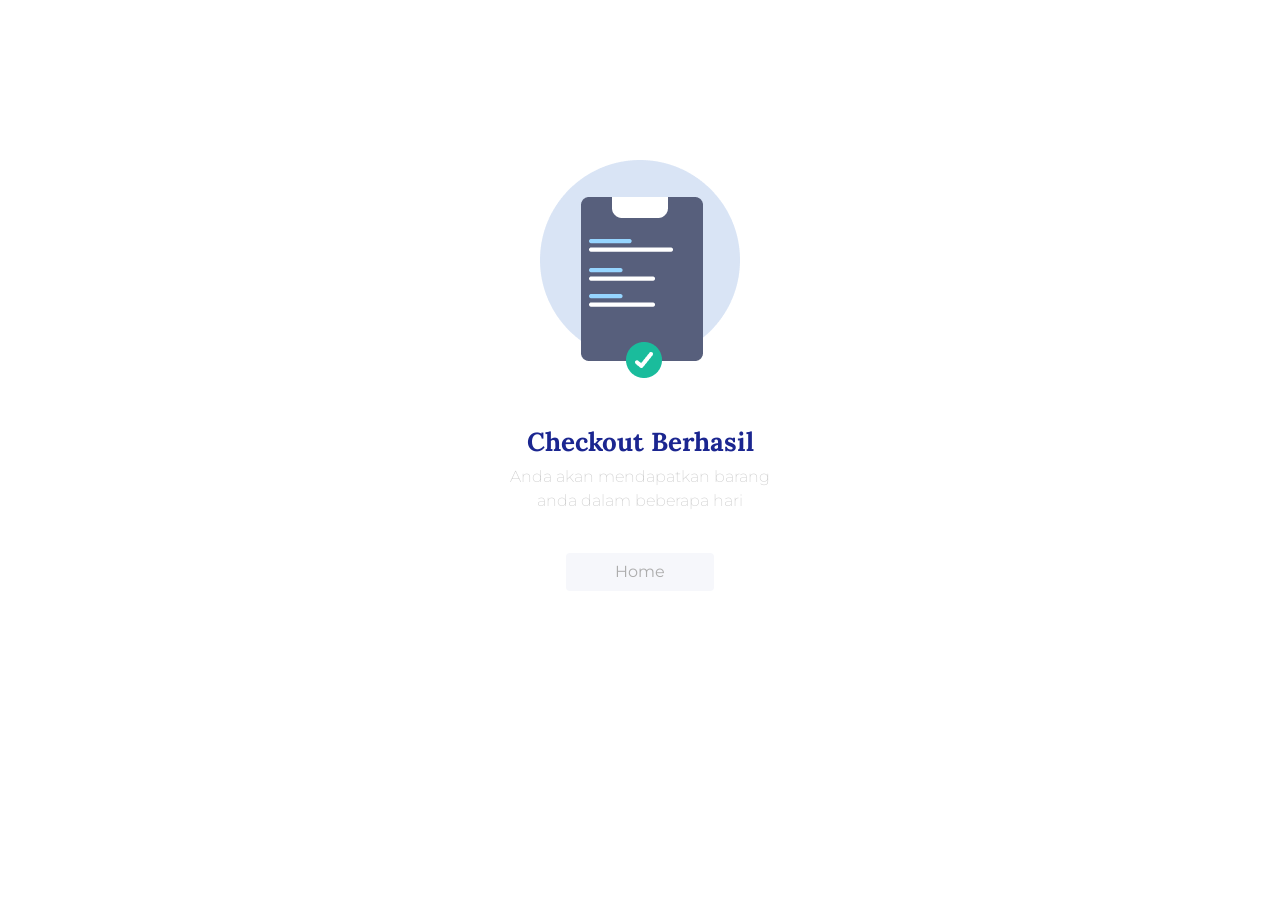
<file: success-checkout.html>
<!DOCTYPE html>
<html lang="en">
  <head>
    <!-- Required meta tags -->
    <meta charset="utf-8" />
    <meta name="viewport" content="width=device-width, initial-scale=1, shrink-to-fit=no" />

    <!-- Bootstrap CSS -->
    <link rel="stylesheet" href="css/bootstrap.css" />

    <!-- Font Awesome -->
    <link rel="stylesheet" href="css/all.css" />

    <!-- Google Fonts -->
    <link href="https://fonts.googleapis.com/css2?family=Lora:wght@400;700&family=Montserrat:wght@200;400;600&display=swap" rel="stylesheet" />

    <!-- Custom CSS -->
    <link rel="stylesheet" href="css/style.css" />

    <title>Hefa Store | ANH</title>
  </head>

  <body>
    <div class="container text-center" style="margin: 160px auto">
      <div class="col success-checkout">
        <img src="img/cart/icon_success_checkout.png" class="mb-5" alt="" />
        <h3 style="font-size: 26px">Checkout Berhasil</h3>
        <p>
          Anda akan mendapatkan barang <br />
          anda dalam beberapa hari
        </p>
        <a href="index.html" type="button" class="btn mt-4 px-5" style="background-color: #f6f7fb; color: #adadad">Home</a>
      </div>
    </div>

    <!-- Optional JavaScript; choose one of the two! -->

    <!-- Option 1: jQuery and Bootstrap Bundle (includes Popper) -->
    <script src="js/jquery-3.5.1.min.js"></script>
    <script src="js/popper.min.js"></script>
    <script src="js/bootstrap.js"></script>
    <script src="js/all.js"></script>
    <script src="js/script.js"></script>
  </body>
</html>
</file>
<file: css/style.css>
body {
  font-family: Montserrat;
}

.navbar {
  background-color: #171717;
  border-bottom: 1px solid #222;
}

.nav-item {
  margin-right: 24px;
  font-weight: 200;
}

.nav-item.active a {
  color: #f9b234 !important;
  font-weight: 600;
}

.nav-link span {
  color: #f9b234;
  font-weight: 600;
}

.carousel {
  height: 450px;
  background-color: #171717;
  color: white;
}

.carousel h1 {
  font-family: "Lora";
}

.carousel p {
  font-weight: 200;
}

.features h3,
.designer h3,
.simillar-product h3,
.cart-header h3,
.checkout-modal-success h3,
.category h3,
.success-checkout h3 {
  font-family: "Lora";
  color: #1b2690;
  font-weight: bold;
}

.features p,
.designer p,
footer p,
.single-product p,
.simillar-product p,
.cart-header p,
.checkout-modal-success p,
.category p,
.success-checkout p {
  font-weight: 200;
  color: #cccccc;
}

.figure h5 {
  color: #171717;
  transition: 0.2s;
}

.figure-img {
  position: relative;
}

.figure-img.kotak a {
  position: absolute;
  top: 0;
  right: 0;
  bottom: 8px;
  left: 0;
  background-color: rgba(0, 0, 0, 0.5);
  opacity: 0;
  transition: opacity 0.3s;
}

.figure-img.kotak:hover a {
  opacity: 1;
}

.figure-img:hover img.lingkar {
  border: 1px solid rgb(27, 38, 144);
  box-shadow: 0 0 10px 0 rgba(0, 0, 0, 0.5);
}

.figure:hover h5 {
  color: #1b2690;
  font-weight: bold;
}

.figure:hover p {
  color: #171717;
}

.product-figure-container {
  background-color: white;
  box-shadow: 0 4px 15px rgba(0, 0, 0, 0.1);
  width: 360px;
  padding: 8px;
  margin: auto;
  transform: translateY(-50px);
}

.product-figure-container:hover a {
  text-decoration: none;
}

.btn-product {
  margin: 50px 0;
  padding-bottom: 30px;
  border-bottom: 1px solid #f4f4f4;
}

.btn-product .btn {
  display: block;
  margin: 10px 0;
}

.lingkarsingle {
  border: 2px solid #f4f4f4;
}

.designed-by h5 {
  font-weight: 200;
  font-size: 14px;
  color: #cccccc;
  margin-bottom: 15px;
  margin-top: -15px;
}

.designed-by h4 {
  font-size: 18px;
  color: #171717;
}

.designed-by p {
  font-size: 14px;
  font-weight: 200;
  color: #171717;
}

.designed-by p span {
  color: #b7b7b7;
}

.thumbpict {
  width: 80px;
}

.thumbpict:hover {
  opacity: 0.5;
  cursor: pointer;
}

.activepict {
  opacity: 0.1;
}

/* Product Description */
.product-description {
  background-color: #f6f7fb;
  height: 350px;
}

.product-description .tab-content {
  background-color: #fff;
  border: 1px solid #dee2e6;
  border-top: none;
  box-shadow: 0 4px 15px rgba(0, 0, 0, 0.05);
}

.product-description .tab-content p {
  font-size: 16px;
  font-weight: 200;
  color: #868686;
  line-height: 28px;
}

.product-review {
  height: 300px;
  overflow-x: hidden;
  overflow-y: scroll;
}

.product-review h5 {
  font-size: 18px;
  margin-bottom: 0;
  margin-top: 9px;
}

.product-review p {
  font-size: 14px !important;
}

.lingkar-review {
  border: 1px solid #f4f4f4;
}

.simillar-product {
  margin-top: 150px;
  margin-bottom: 100px;
}

.checkout-detail {
  background-color: #f6f7fb;
  border: 1 solid #eaeaea;
  color: #171717;
}

.category {
  margin-top: 100px;
}

.portfolio {
  position: absolute;
  z-index: 99;
  margin-top: 470px;
  margin-left: 20px;
  background-color: #3b44a8;
  width: 150px;
  height: 40px;
  border-radius: 5px;
}

.portfolio:hover {
  background-color: #6770db;
}

.portfolio a {
  color: #fff;
  padding-left: 19px;
  padding-top: 8px !important;
  text-decoration: none;
}
</file>
